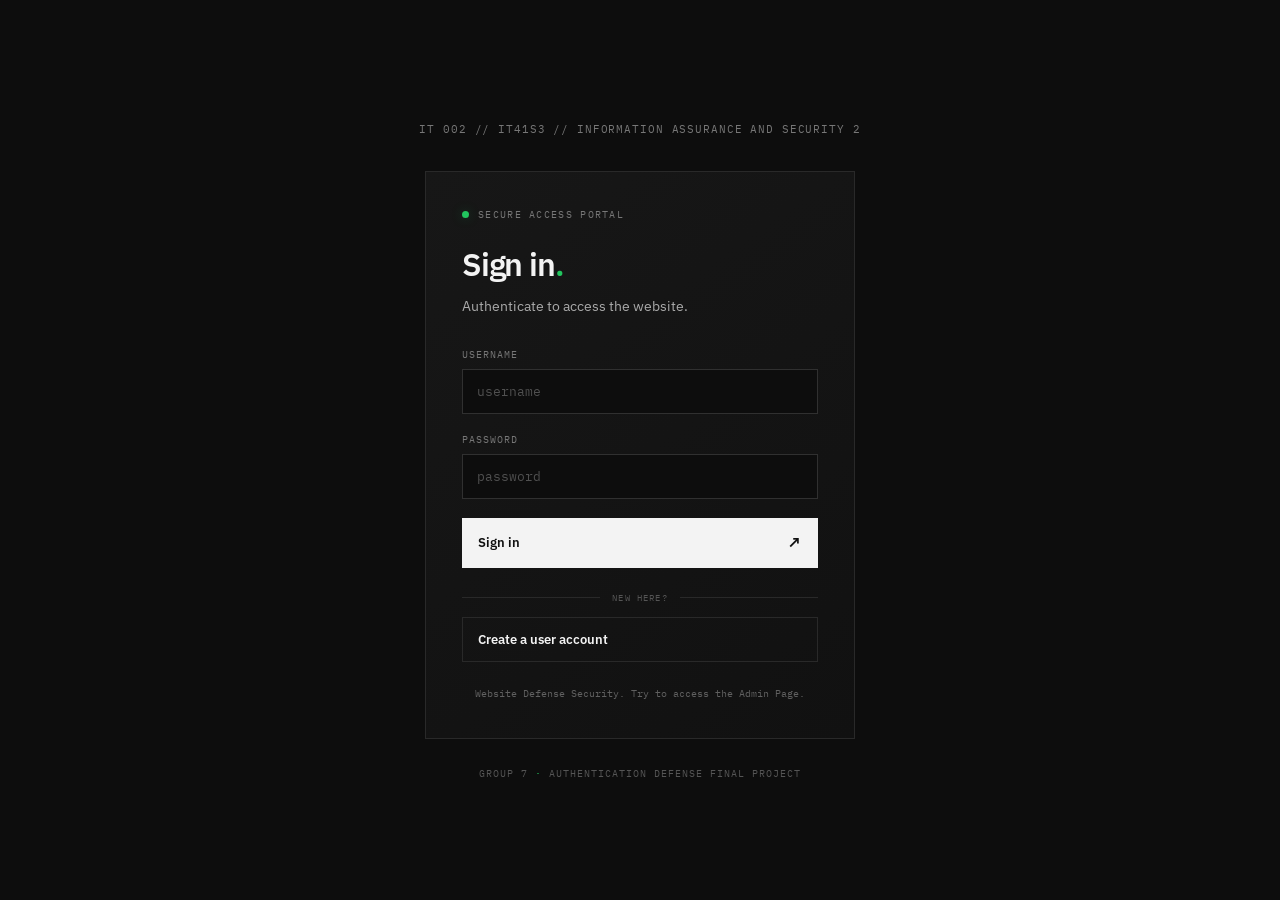
<file: index.html>
<!DOCTYPE html>
<html lang="en">
<head>
<meta charset="UTF-8"><meta name="viewport" content="width=device-width, initial-scale=1.0">
<meta name="robots" content="noindex, nofollow, noarchive">
<title>Sign in | IT 002 IAS Final Project</title>
<link rel="preconnect" href="https://fonts.googleapis.com">
<link href="https://fonts.googleapis.com/css2?family=IBM+Plex+Mono:wght@400;500;600&family=IBM+Plex+Sans:wght@400;500;600&display=swap" rel="stylesheet">
<link rel="stylesheet" href="style.css">
</head>
<body class="auth-page">
<div class="course-tag">IT 002 // IT41S3 // INFORMATION ASSURANCE AND SECURITY 2</div>
<main class="auth-card">
<div class="eyebrow"><span class="dot"></span> SECURE ACCESS PORTAL</div>
<h1>Sign in<span class="period">.</span></h1>
<p class="subtext">Authenticate to access the website.</p>
<form id="login-form" novalidate>
<div class="field"><label for="username">Username</label><input id="username" name="username" autocomplete="username" maxlength="32" placeholder="username" required></div>
<div class="field"><label for="password">Password</label><input id="password" name="password" type="password" autocomplete="current-password" maxlength="128" placeholder="password" required></div>
<div id="login-message" class="message" role="status" aria-live="polite"></div>
<div id="attempts-message" class="helper"></div>
<div id="lockout-box" class="lockout-box" role="status"></div>
<button class="primary-btn" id="login-btn" type="submit">Sign in <span>↗</span></button>
</form>
<div class="auth-divider"><span>NEW HERE?</span></div>
<a class="secondary-btn" href="register.html">Create a user account</a>
<p class="fine-print">Website Defense Security. Try to access the Admin Page.</p>
</main>
<div class="page-footer">GROUP 7 <span>·</span> AUTHENTICATION DEFENSE FINAL PROJECT</div>
<script src="app.js"></script>
</body></html>
</file>
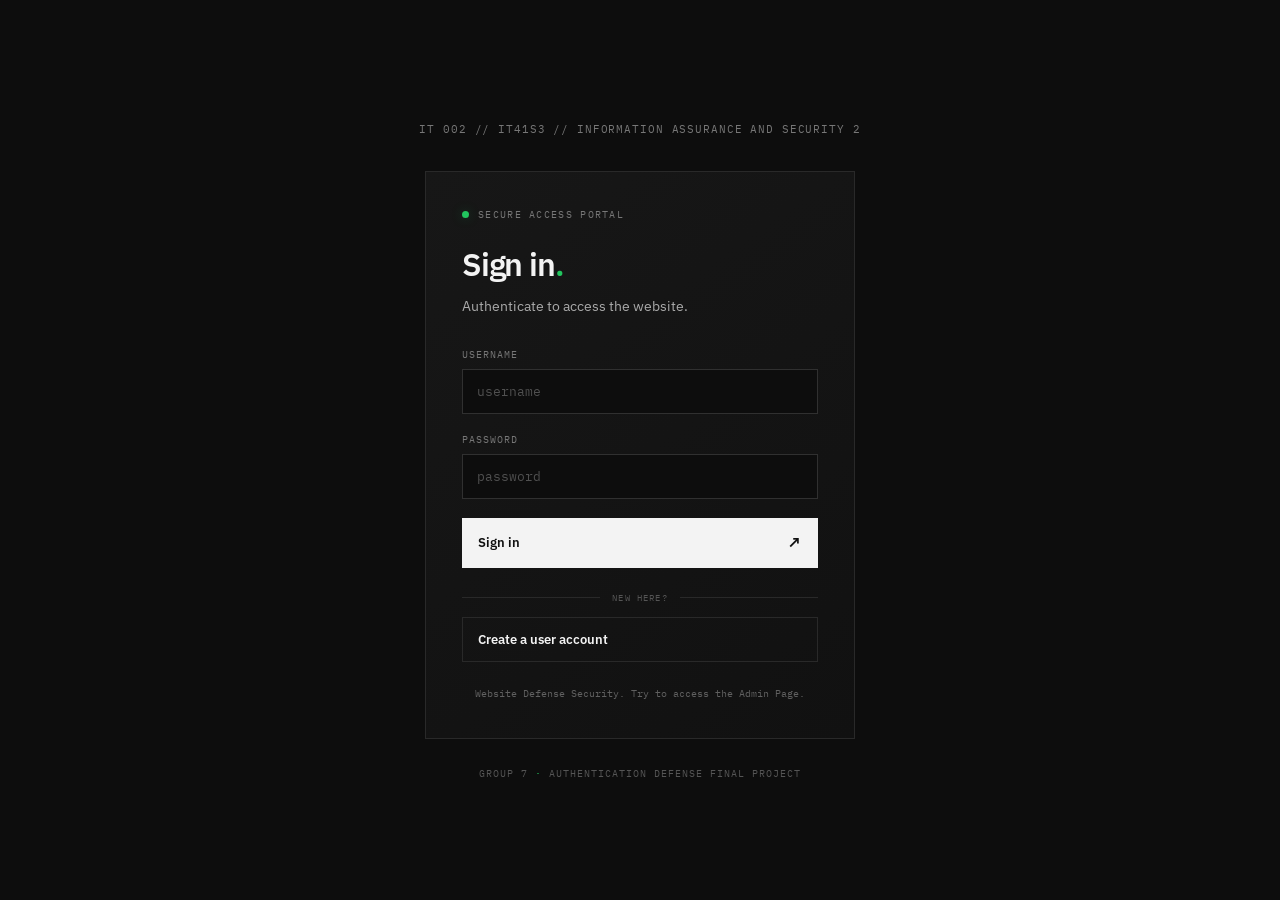
<file: admin.html>
<!DOCTYPE html>
<html lang="en">
<head>
<meta charset="UTF-8">
<meta name="viewport" content="width=device-width, initial-scale=1.0">
<meta name="robots" content="noindex, nofollow, noarchive">
<title>Admin Dashboard | IT 002</title>
<link href="https://fonts.googleapis.com/css2?family=IBM+Plex+Mono:wght@400;500;600&family=IBM+Plex+Sans:wght@400;500;600&display=swap" rel="stylesheet">
<link rel="stylesheet" href="style.css">
</head>
<body class="admin-page">
<main class="admin-main">
<header class="admin-header"><div><div class="eyebrow">IT 002 // IT41S3 // SESSION ACTIVE</div><h1>Admin security dashboard<span class="period">.</span></h1><p>Authentication successful. Administrative access has been granted.</p></div><div class="admin-header-actions"><span class="admin-status"><span class="dot"></span> ACCESS GRANTED</span><button class="logout-btn" data-logout>LOGOUT ↗</button></div></header>
<section class="admin-auth-status"><div class="admin-auth-main"><div class="eyebrow">AUTHENTICATION STATUS / 200 OK</div><h2>Congratulations, you got in.</h2><p>Welcome, <strong id="admin-user">admin</strong>. This page demonstrates successful administrative authentication and security monitoring.</p></div><div class="admin-auth-grid"><div><span>Authentication</span><strong>GRANTED</strong></div><div><span>Signed in as</span><strong id="admin-session-user">admin</strong></div><div><span>Session ID</span><strong id="admin-session-id">—</strong></div><div><span>Course</span><strong>IT 002</strong></div><div><span>Section</span><strong>IT41S3</strong></div><div><span>Subject</span><strong>Information Assurance and Security 2</strong></div></div></section>
<section class="content-section admin-project-section"><div class="section-heading"><span>[01]</span><h2>PROJECT INFORMATION</h2></div><div class="notice"><strong>Information Assurance and Security 2 Demonstration</strong><p>This website is an academic demonstration created for IT 002 – Information Assurance and Security 2.</p><p>It demonstrates authentication, input validation, event logging, and a five-failed-attempt account lockout with a 30-second countdown.</p></div></section>
<section class="content-section admin-project-section"><div class="section-heading"><span>[02]</span><h2>GROUP 7 // MEMBERS</h2></div><div class="members"><div class="member"><span>01</span>Geronimo</div><div class="member"><span>02</span>Malana</div><div class="member"><span>03</span>Domingo</div><div class="member"><span>04</span>Emia</div><div class="member"><span>05</span>Sumayod</div></div></section>
<section class="stats-grid"><div class="stat-card danger"><div class="stat-label">Failed attempts</div><div class="stat-value" id="failed-count">0</div></div><div class="stat-card success"><div class="stat-label">Successful attempts</div><div class="stat-value" id="success-count">0</div></div><div class="stat-card warning"><div class="stat-label">SQL-like inputs blocked</div><div class="stat-value" id="sqli-count">0</div></div><div class="stat-card info"><div class="stat-label">Enumeration probes</div><div class="stat-value" id="enum-count">0</div></div></section>
<section class="monitor-panel"><div class="panel-heading"><div><div class="eyebrow">EVENT INSPECTION</div><h2>Authentication & security log</h2></div><div class="admin-log-actions"><button class="secondary-action" id="refresh-btn">↻ Refresh</button><button class="secondary-action danger-action" id="clear-logs-btn">Clear Logs</button></div></div><div class="table-wrap"><table><thead><tr><th>Timestamp</th><th>Username / input</th><th>Event type</th><th>Status</th><th>Details</th></tr></thead><tbody id="logs-body"></tbody></table><div id="empty-logs" class="empty-state">No events recorded yet. Test sign-in or search to create demo events.</div></div></section>
<section class="monitor-panel"><div class="panel-heading"><div><div class="eyebrow">INPUT VALIDATION TEST</div><h2>User enumeration simulation</h2></div></div><p class="panel-copy">Try a normal username or a SQL-like string such as <code>' OR '1'='1</code>. Suspicious patterns are flagged and blocked in this demo; no SQL query or database server is involved.</p><form id="search-form" class="search-row" novalidate><input id="search-input" maxlength="100" placeholder="Enter username or test payload..." autocomplete="off"><button class="primary-btn" type="submit">Test input</button></form><div id="search-results" class="search-results" aria-live="polite"></div></section>
<footer class="admin-foot"><span>IT 002 // IT41S3 // INFORMATION ASSURANCE AND SECURITY 2 // GROUP 7</span><a href="home.html">← User dashboard</a></footer>
</main><script src="app.js"></script></body></html>
</file>
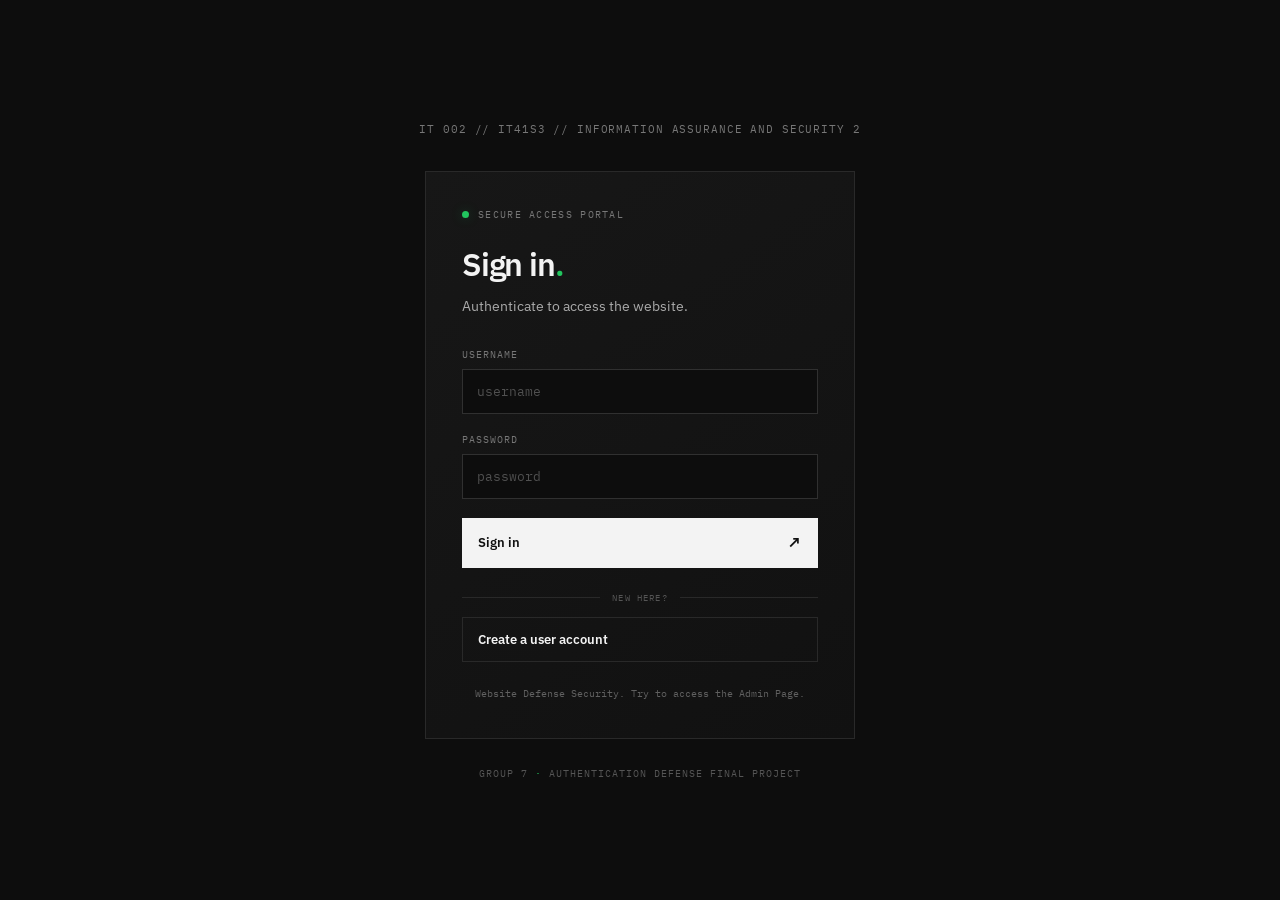
<file: home.html>
<!DOCTYPE html>
<html lang="en">
<head><meta charset="UTF-8"><meta name="viewport" content="width=device-width, initial-scale=1.0"><meta name="robots" content="noindex, nofollow, noarchive"><title>Access Granted | IT 002</title><link href="https://fonts.googleapis.com/css2?family=IBM+Plex+Mono:wght@400;500;600&family=IBM+Plex+Sans:wght@400;500;600&display=swap" rel="stylesheet"><link rel="stylesheet" href="style.css"></head>
<body class="dashboard-page">
<nav class="topbar"><div class="brand"><span class="dot"></span><span>IT 002 <i>//</i> IT41S3 <i>//</i> SESSION ACTIVE</span></div><div class="topbar-right"><span id="clock" class="clock">00:00:00</span><span id="user-display" class="user-display">user</span><button class="logout-btn" data-logout>LOGOUT ↗</button></div></nav>
<main class="dashboard-main"><div class="status-pill"><span>✓</span> ACCESS GRANTED</div><section class="hero challenge-hero"><div class="eyebrow">ACCESS CHALLENGE // 01</div><h1>Access the admin account<br><span class="challenge-red">to successfully access this website.</span></h1><p>Complete the challenge by signing in with the provided admin account. Standard user accounts only receive user access.</p></section>
<section class="info-grid"><div class="info-card"><div class="info-label">Authentication</div><div class="info-value green">GRANTED</div></div><div class="info-card"><div class="info-label">Signed in as</div><div class="info-value" id="session-user">—</div></div><div class="info-card"><div class="info-label">Session ID</div><div class="info-value" id="session-id">—</div></div><div class="info-card"><div class="info-label">Course</div><div class="info-value">IT 002</div></div><div class="info-card"><div class="info-label">Section</div><div class="info-value">IT41S3</div></div><div class="info-card"><div class="info-label">Subject</div><div class="info-value">Information Assurance and Security 2</div></div></section>
<section class="content-section"><div class="section-heading"><span>[02]</span><h2>GROUP 7 // MEMBERS</h2></div><div class="members"><div class="member"><span>01</span>Geronimo</div><div class="member"><span>02</span>Malana</div><div class="member"><span>03</span>Domingo</div><div class="member"><span>04</span>Emia</div><div class="member"><span>05</span>Sumayod</div></div></section>
<footer class="dashboard-footer">IT 002 // IT41S3 // INFORMATION ASSURANCE AND SECURITY 2 // GROUP 7</footer></main><script src="app.js"></script></body></html>
</file>
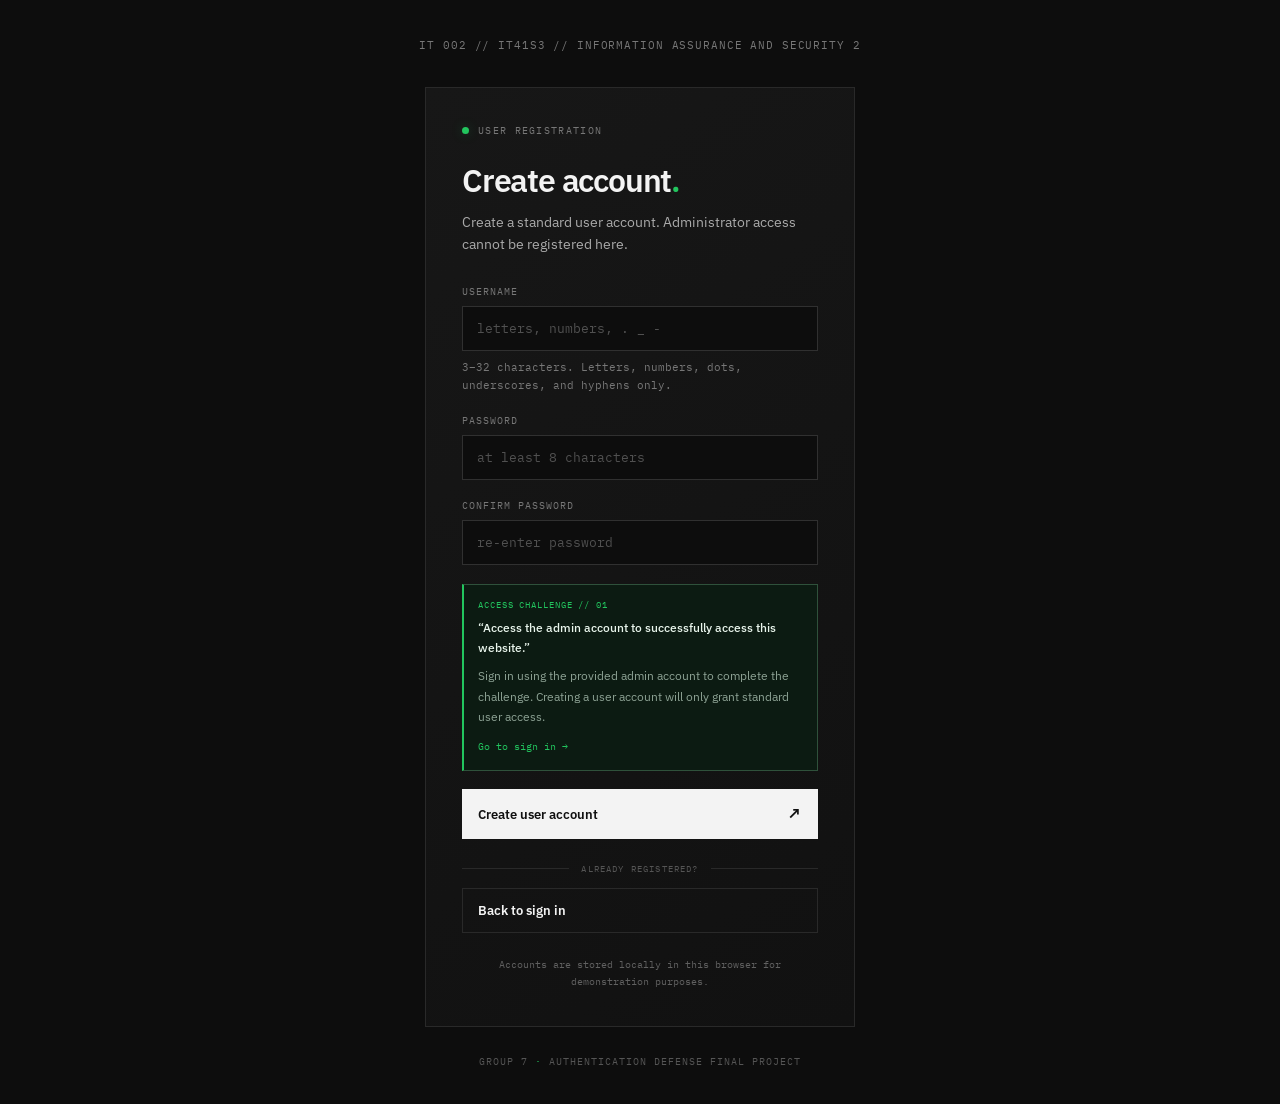
<file: register.html>
<!DOCTYPE html>
<html lang="en">
<head>
<meta charset="UTF-8"><meta name="viewport" content="width=device-width, initial-scale=1.0">
<meta name="robots" content="noindex, nofollow, noarchive">
<title>Create user account | IT 002 IAS Final Project</title>
<link rel="preconnect" href="https://fonts.googleapis.com">
<link href="https://fonts.googleapis.com/css2?family=IBM+Plex+Mono:wght@400;500;600&family=IBM+Plex+Sans:wght@400;500;600&display=swap" rel="stylesheet">
<link rel="stylesheet" href="style.css">
</head>
<body class="auth-page">
<div class="course-tag">IT 002 // IT41S3 // INFORMATION ASSURANCE AND SECURITY 2</div>
<main class="auth-card">
<div class="eyebrow"><span class="dot"></span> USER REGISTRATION</div>
<h1>Create account<span class="period">.</span></h1>
<p class="subtext">Create a standard user account. Administrator access cannot be registered here.</p>
<form id="register-form" novalidate>
<div class="field"><label for="new-username">Username</label><input id="new-username" name="username" autocomplete="username" minlength="3" maxlength="32" placeholder="letters, numbers, . _ -" required><div class="helper">3–32 characters. Letters, numbers, dots, underscores, and hyphens only.</div></div>
<div class="field"><label for="new-password">Password</label><input id="new-password" name="password" type="password" autocomplete="new-password" minlength="8" maxlength="128" placeholder="at least 8 characters" required></div>
<div class="field"><label for="confirm-password">Confirm password</label><input id="confirm-password" name="confirm-password" type="password" autocomplete="new-password" placeholder="re-enter password" required></div>
<div class="challenge"><div class="challenge-label">ACCESS CHALLENGE // 01</div><strong>“Access the admin account to successfully access this website.”</strong><p>Sign in using the provided admin account to complete the challenge. Creating a user account will only grant standard user access.</p><a href="index.html">Go to sign in →</a></div>
<div id="register-message" class="message" role="status" aria-live="polite"></div>
<button class="primary-btn" type="submit">Create user account <span>↗</span></button>
</form>
<div class="auth-divider"><span>ALREADY REGISTERED?</span></div>
<a class="secondary-btn" href="index.html">Back to sign in</a>
<p class="fine-print">Accounts are stored locally in this browser for demonstration purposes.</p>
</main>
<div class="page-footer">GROUP 7 <span>·</span> AUTHENTICATION DEFENSE FINAL PROJECT</div>
<script src="app.js"></script>
</body></html>
</file>
<file: style.css>
:root{--bg:#0d0d0d;--surface:#141414;--border:#292929;--text:#f3f3f3;--muted:#777;--muted-2:#aaa;--green:#22c55e;--green-dim:#15803d;--green-dark:#062713;--red:#ef4444;--amber:#f59e0b;--blue:#60a5fa}*{box-sizing:border-box}html{min-height:100%;background:var(--bg)}body{margin:0;min-height:100vh;background:var(--bg);color:var(--text);font-family:"IBM Plex Sans",sans-serif}button,input{font:inherit}a{color:inherit;text-decoration:none}.auth-page{display:flex;flex-direction:column;align-items:center;justify-content:center;padding:36px 20px;min-height:100vh}.course-tag{font:11px "IBM Plex Mono",monospace;letter-spacing:.08em;color:var(--muted);text-align:center;line-height:1.7;margin-bottom:32px}.auth-card{width:100%;max-width:430px;border:1px solid var(--border);background:linear-gradient(145deg,#171717,#111);padding:36px}.eyebrow{font:10px "IBM Plex Mono",monospace;letter-spacing:.13em;color:var(--muted);text-transform:uppercase}.auth-card .eyebrow{display:flex;align-items:center;gap:9px;margin-bottom:22px}.dot{width:7px;height:7px;display:inline-block;flex:none;border-radius:50%;background:var(--green);box-shadow:0 0 12px #22c55e44}.auth-card h1{font-size:32px;letter-spacing:-1.2px;margin:0 0 10px;font-weight:600}.period{color:var(--green)}.subtext{font-size:14px;color:var(--muted-2);line-height:1.6;margin:0 0 30px}.field{margin-bottom:19px}.field label{display:block;font:10px "IBM Plex Mono",monospace;letter-spacing:.1em;text-transform:uppercase;color:var(--muted);margin-bottom:8px}.field input,.search-row input{width:100%;padding:13px 14px;border:1px solid #303030;background:#0d0d0d;color:var(--text);outline:none;font:13px "IBM Plex Mono",monospace;border-radius:0;transition:border-color .15s}.field input:focus,.search-row input:focus{border-color:#666}.field input::placeholder,.search-row input::placeholder{color:#505050}.helper{font:11px "IBM Plex Mono",monospace;color:var(--muted);margin-top:8px;line-height:1.6}.primary-btn,.secondary-btn{display:flex;align-items:center;justify-content:space-between;gap:12px;width:100%;padding:13px 15px;font-size:13px;font-weight:600;cursor:pointer;transition:background .15s,border-color .15s;color:var(--text)}.primary-btn{border:1px solid var(--text);background:var(--text);color:#101010}.primary-btn:hover{background:#d5d5d5}.primary-btn:disabled{opacity:.45;cursor:not-allowed}.primary-btn span{font-size:17px}.secondary-btn{border:1px solid var(--border);background:transparent}.secondary-btn:hover{border-color:#666;background:#ffffff06}.auth-divider{display:flex;align-items:center;gap:12px;margin:24px 0 14px;color:#555;font:9px "IBM Plex Mono",monospace;letter-spacing:.13em}.auth-divider:before,.auth-divider:after{content:"";height:1px;background:var(--border);flex:1}.fine-print{font:10px/1.7 "IBM Plex Mono",monospace;text-align:center;color:#606060;margin:23px 0 0}.page-footer{margin-top:28px;font:10px "IBM Plex Mono",monospace;letter-spacing:.1em;color:#555}.page-footer span{color:var(--green)}.message{display:none;font:11px/1.6 "IBM Plex Mono",monospace;margin:0 0 12px;color:#f87171;overflow-wrap:anywhere}.message.show{display:block}.message.success{color:var(--green)}.lockout-box{display:none;border:1px solid #ef444455;background:#ef44440d;color:#f87171;font:11px "IBM Plex Mono",monospace;padding:11px;margin:0 0 13px;text-align:center}.lockout-box.show{display:block}.challenge{border:1px solid #2f513b;border-left:2px solid var(--green);background:#0c1b12;padding:14px;margin:2px 0 18px;font-size:12px;line-height:1.7;color:#b7c8bc}.challenge-label{font:9px "IBM Plex Mono",monospace;letter-spacing:.1em;color:var(--green);margin-bottom:8px}.challenge strong{color:#e9f5ec;font-weight:500}.challenge p{color:#8da294;margin:8px 0}.challenge a{color:var(--green);font:10px "IBM Plex Mono",monospace}
.topbar{height:60px;position:sticky;top:0;z-index:5;background:#0d0d0df2;border-bottom:1px solid var(--border);display:flex;align-items:center;justify-content:space-between;padding:0 30px;gap:18px}.brand,.topbar-right{display:flex;align-items:center;gap:11px;font:11px "IBM Plex Mono",monospace}.brand i{font-style:normal;color:#444}.topbar-right{gap:20px}.clock{color:#666}.user-display{color:var(--green)}.logout-btn{background:transparent;border:1px solid var(--border);padding:8px 10px;color:#999;font:10px "IBM Plex Mono",monospace;cursor:pointer}.logout-btn:hover{color:var(--red);border-color:var(--red)}.dashboard-main{max-width:1000px;padding:70px 30px 45px;margin:auto}.status-pill{display:inline-flex;align-items:center;gap:9px;border:1px solid #15803d;background:var(--green-dark);color:var(--green);padding:8px 12px;font:10px "IBM Plex Mono",monospace;letter-spacing:.08em}.hero{margin:27px 0 50px}.hero .eyebrow{margin-bottom:14px}.hero h1{font:600 clamp(38px,7vw,70px)/1.05 "IBM Plex Mono",monospace;letter-spacing:-3px;margin:0}.hero h1 span{color:var(--green)}.hero p{max-width:650px;color:#999;line-height:1.8;font-size:15px;margin:20px 0 0}.hero p strong{color:#eee}.info-grid{display:grid;grid-template-columns:repeat(3,minmax(0,1fr));gap:12px;margin-bottom:54px}.info-card{padding:20px;background:var(--surface);border:1px solid var(--border);min-height:90px}.info-label,.stat-label{font:10px "IBM Plex Mono",monospace;text-transform:uppercase;letter-spacing:.08em;color:#777;margin-bottom:11px}.info-value{font:13px/1.6 "IBM Plex Mono",monospace;overflow-wrap:anywhere}.green{color:var(--green)}.content-section{margin:0 0 45px}.section-heading{display:flex;align-items:center;gap:14px;margin-bottom:17px}.section-heading span{font:11px "IBM Plex Mono",monospace;color:var(--green)}.section-heading h2{font:500 12px "IBM Plex Mono",monospace;letter-spacing:.04em}.notice{padding:20px;background:var(--surface);border:1px solid var(--border);border-left:2px solid var(--green-dim);color:#888;font-size:12px;line-height:1.8}.notice strong{color:#bbb}.notice p{margin:12px 0 0}.members{display:grid;grid-template-columns:repeat(3,minmax(0,1fr));gap:10px}.member{padding:15px;background:var(--surface);border:1px solid var(--border);font:12px "IBM Plex Mono",monospace}.member span{color:#555;margin-right:9px}.member:hover{border-color:var(--green-dim)}.disclaimer{margin-bottom:35px}.dashboard-footer{text-align:center;border-top:1px solid var(--border);padding-top:25px;color:#555;font:9px "IBM Plex Mono",monospace;letter-spacing:.07em}
.admin-page{background:#0a0e20;--bg:#0a0e20;--surface:#111a32;--border:#233452;--muted:#73809b}.admin-main{max-width:1240px;margin:auto;padding:34px 24px}.admin-header{display:flex;justify-content:space-between;align-items:flex-start;gap:25px;padding:26px;background:var(--surface);border:1px solid var(--border);margin-bottom:18px}.admin-header h1{font-size:clamp(23px,4vw,32px);letter-spacing:-.8px;margin:10px 0}.admin-header p{color:#8994ac;font-size:13px;line-height:1.6}.admin-header-actions{display:flex;align-items:center;gap:18px}.admin-status{display:flex;align-items:center;gap:8px;font:10px "IBM Plex Mono",monospace;color:#9ca9c3;white-space:nowrap}.stats-grid{display:grid;grid-template-columns:repeat(4,minmax(0,1fr));gap:13px;margin-bottom:18px}.stat-card{background:var(--surface);border:1px solid var(--border);padding:19px}.stat-value{font:600 30px "IBM Plex Mono",monospace}.stat-card.danger .stat-value{color:#f87171}.stat-card.success .stat-value{color:#4ade80}.stat-card.warning .stat-value{color:#fbbf24}.stat-card.info .stat-value{color:#60a5fa}.monitor-panel{background:var(--surface);border:1px solid var(--border);margin-bottom:18px}.panel-heading{padding:19px 20px;display:flex;justify-content:space-between;align-items:center;gap:15px;border-bottom:1px solid var(--border)}.panel-heading h2{font-size:15px;margin-top:7px}.secondary-action{padding:9px 13px;background:#2563eb;color:white;border:0;font:11px "IBM Plex Mono",monospace;cursor:pointer}.table-wrap{overflow-x:auto}table{border-collapse:collapse;width:100%;font:11px "IBM Plex Mono",monospace;text-align:left}th{padding:13px 15px;background:#0d152a;color:#7c8ba8;font-size:9px;letter-spacing:.08em;text-transform:uppercase;white-space:nowrap}td{padding:14px 15px;border-top:1px solid #ffffff0c;vertical-align:top;overflow-wrap:anywhere}.event-type{color:#f87171;font-weight:600}.badge{display:inline-block;padding:4px 7px;font-size:9px;text-transform:uppercase;letter-spacing:.04em}.badge.success{color:#4ade80;background:#22c55e20}.badge.danger{color:#f87171;background:#ef444420}.empty-state{padding:26px;text-align:center;color:#73809b;font:11px "IBM Plex Mono",monospace}.panel-copy{padding:18px 20px 0;color:#8994ac;font-size:12px;line-height:1.7}.panel-copy code{color:#e3e9f4;background:#0a0e20;padding:2px 4px}.search-row{display:flex;gap:10px;padding:18px 20px}.search-row input{border-color:var(--border);background:#0a0e20}.search-row .primary-btn{width:auto;min-width:110px;justify-content:center;border-color:#3b82f6;background:#2563eb;color:#fff}.search-results{padding:0 20px 18px}.search-result{padding:10px 12px;border:1px solid var(--border);margin-top:8px;font:11px/1.6 "IBM Plex Mono",monospace;color:#c4cee0;overflow-wrap:anywhere}.search-result.success{border-color:#166534;color:#86efac}.search-result.danger{border-color:#7f1d1d;color:#fca5a5}.admin-foot{display:flex;justify-content:space-between;align-items:center;color:#687896;font:10px "IBM Plex Mono",monospace;padding:10px 2px}.admin-foot a{color:#a8b6d0}.admin-foot a:hover{color:#fff}
@media(max-width:760px){.auth-card{padding:28px 24px}.topbar{padding:0 15px}.brand{font-size:9px;gap:7px}.topbar-right{gap:10px;font-size:10px}.clock{display:none}.dashboard-main{padding:45px 20px 30px}.hero h1{letter-spacing:-2px}.info-grid{grid-template-columns:repeat(2,minmax(0,1fr))}.members{grid-template-columns:repeat(2,minmax(0,1fr))}.admin-main{padding:16px 12px}.admin-header{padding:18px;display:block}.admin-header-actions{margin-top:20px;justify-content:space-between}.stats-grid{grid-template-columns:repeat(2,minmax(0,1fr))}.stat-card{padding:14px}.stat-value{font-size:25px}.panel-heading{padding:15px}.search-row{padding:14px;flex-direction:column}.search-row .primary-btn{width:100%}.admin-foot{gap:12px;font-size:9px}}@media(max-width:430px){.course-tag{font-size:9px}.auth-card h1{font-size:28px}.info-grid{grid-template-columns:1fr}.brand i{display:none}.topbar-right{gap:8px}.logout-btn{padding:7px}.admin-status{font-size:9px}}

.admin-auth-status{display:grid;grid-template-columns:1.15fr 1fr;gap:18px;background:var(--surface);border:1px solid var(--border);margin-bottom:18px}.admin-auth-main{padding:24px;border-right:1px solid var(--border)}.admin-auth-main h2{font:600 25px "IBM Plex Mono",monospace;letter-spacing:-1px;margin:12px 0}.admin-auth-main p{color:#8994ac;font-size:13px;line-height:1.7;margin:0}.admin-auth-main strong{color:#fff}.admin-auth-grid{display:grid;grid-template-columns:repeat(2,minmax(0,1fr))}.admin-auth-grid div{padding:17px;border-bottom:1px solid var(--border);border-left:1px solid var(--border)}.admin-auth-grid div:nth-child(odd){border-left:0}.admin-auth-grid div:nth-last-child(-n+2){border-bottom:0}.admin-auth-grid span{display:block;font:9px "IBM Plex Mono",monospace;letter-spacing:.08em;text-transform:uppercase;color:#73809b;margin-bottom:7px}.admin-auth-grid strong{display:block;font:12px/1.5 "IBM Plex Mono",monospace;color:#dbe4f5;overflow-wrap:anywhere}.admin-auth-grid div:first-child strong{color:#4ade80}.admin-project-section{margin-bottom:18px}.dashboard-challenge{margin:0 0 45px;border:1px solid #2f513b;border-left:2px solid var(--green);background:#0c1b12;padding:18px;color:#b7c8bc;font-size:12px;line-height:1.7}.dashboard-challenge .challenge-label{margin-bottom:8px}.dashboard-challenge strong{display:block;color:#e9f5ec;font-weight:500;font-size:13px}.dashboard-challenge p{margin:8px 0 0;color:#8da294}@media(max-width:760px){.admin-auth-status{grid-template-columns:1fr}.admin-auth-main{border-right:0;border-bottom:1px solid var(--border)}}
.challenge-red {
  color: #ef4444 !important;
}
</file>
